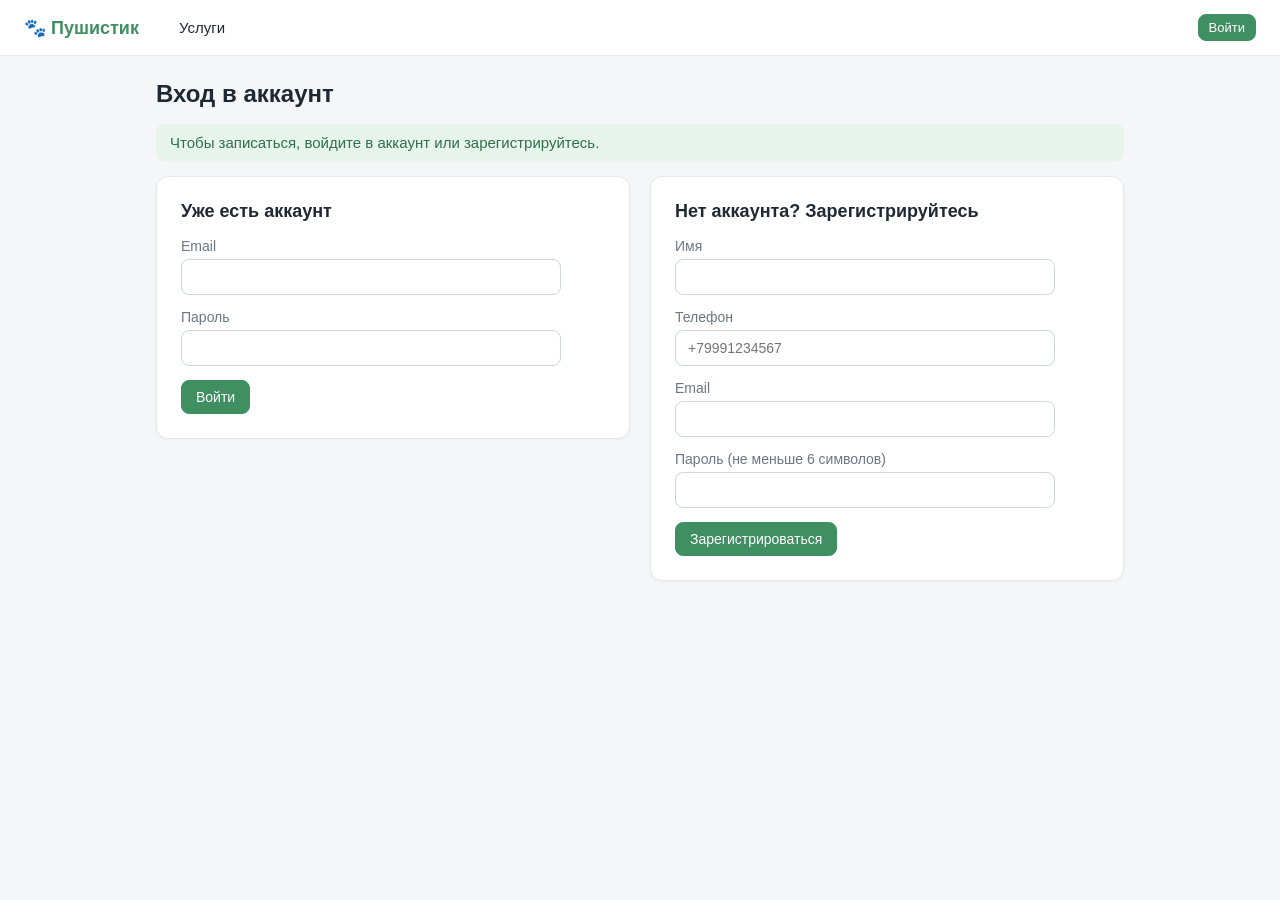
<file: frontend/book.html>
<!DOCTYPE html>
<html lang="ru">
<head>
  <meta charset="UTF-8">
  <meta name="viewport" content="width=device-width, initial-scale=1">
  <title>Записаться</title>
  <link rel="stylesheet" href="style.css">
</head>
<body>
  <div id="menu"></div>

  <div class="page">
    <h2>Запись на груминг</h2>
    <div class="box" id="form">
      <label class="field">Питомец <select id="pet"></select></label>
      <label class="field">Услуга <select id="service"></select></label>
      <div class="price-info" id="serviceInfo"></div>
      <label class="field">Дата <input type="date" id="date"></label>
      <div class="hint">Свободное время:</div>
      <div id="slots" class="hint">Выберите дату</div>
      <label class="field">Комментарий для мастера <textarea id="comment" rows="3"></textarea></label>
      <button class="primary" id="bookBtn">Записаться</button>
      <p id="msg" class="msg"></p>
    </div>
  </div>

  <script src="common.js"></script>
  <script>
    initPage();
    let services = [];
    let selectedTime = null;

    async function start() {
      let pets;
      try {
        pets = await api('GET', '/pets');
        services = (await api('GET', '/services')).filter(s => s.is_active);
      } catch (err) {
        showMsg('msg', err.message, true);
        return;
      }
      if (pets.length === 0) {
        // после добавления питомца вернём пользователя сюда же, с той же услугой
        const back = encodeURIComponent('book.html' + location.search);
        document.getElementById('form').outerHTML = emptyBlock('Чтобы записаться, сначала <a href="pets.html?next=' + back + '">добавьте питомца</a>.');
        return;
      }
      document.getElementById('pet').innerHTML = pets.map(p => '<option value="' + p.id + '">' + esc(p.name) + '</option>').join('');
      document.getElementById('service').innerHTML = services.map(s => '<option value="' + s.id + '">' + esc(s.title) + '</option>').join('');

      const today = new Date().toISOString().slice(0, 10);
      document.getElementById('date').min = today;
      document.getElementById('date').value = today;
      // услуга, выбранная на главной странице
      const chosen = new URLSearchParams(location.search).get('service');
      if (chosen && services.some(s => s.id == chosen)) {
        document.getElementById('service').value = chosen;
      }

      showServiceInfo();
      loadSlots();
    }

    function showServiceInfo() {
      const s = services.find(x => x.id == document.getElementById('service').value);
      document.getElementById('serviceInfo').textContent = s ? s.description + ' · ' + s.price + ' руб. · ' + s.duration + ' мин' : '';
    }

    async function loadSlots() {
      selectedTime = null;
      const date = document.getElementById('date').value;
      const serviceId = document.getElementById('service').value;
      const div = document.getElementById('slots');
      if (!date) {
        div.textContent = 'Выберите дату';
        return;
      }
      div.textContent = 'Загрузка...';
      try {
        const slots = await api('GET', '/slots?date=' + date + '&service_id=' + serviceId);
        if (slots.length === 0) {
          div.textContent = 'На этот день свободного времени нет';
          return;
        }
        div.innerHTML = slots.map(t => '<button class="slot" onclick="selectTime(this, \'' + t + '\')">' + t + '</button>').join('');
      } catch (err) {
        div.textContent = err.message;
      }
    }

    function selectTime(btn, t) {
      document.querySelectorAll('.slot').forEach(b => b.classList.remove('selected'));
      btn.classList.add('selected');
      selectedTime = t;
    }

    document.getElementById('service').onchange = function () { showServiceInfo(); loadSlots(); };
    document.getElementById('date').onchange = loadSlots;

    document.getElementById('bookBtn').onclick = async function () {
      if (!selectedTime) {
        showMsg('msg', 'Выберите время', true);
        return;
      }
      try {
        await api('POST', '/appointments', {
          pet_id: Number(document.getElementById('pet').value),
          service_id: Number(document.getElementById('service').value),
          start_at: document.getElementById('date').value + 'T' + selectedTime,
          comment: document.getElementById('comment').value
        });
        alert('Вы записаны!');
        location.href = 'my.html';
      } catch (err) {
        showMsg('msg', err.message, true);
        loadSlots();
      }
    };

    start();
  </script>
</body>
</html>
</file>
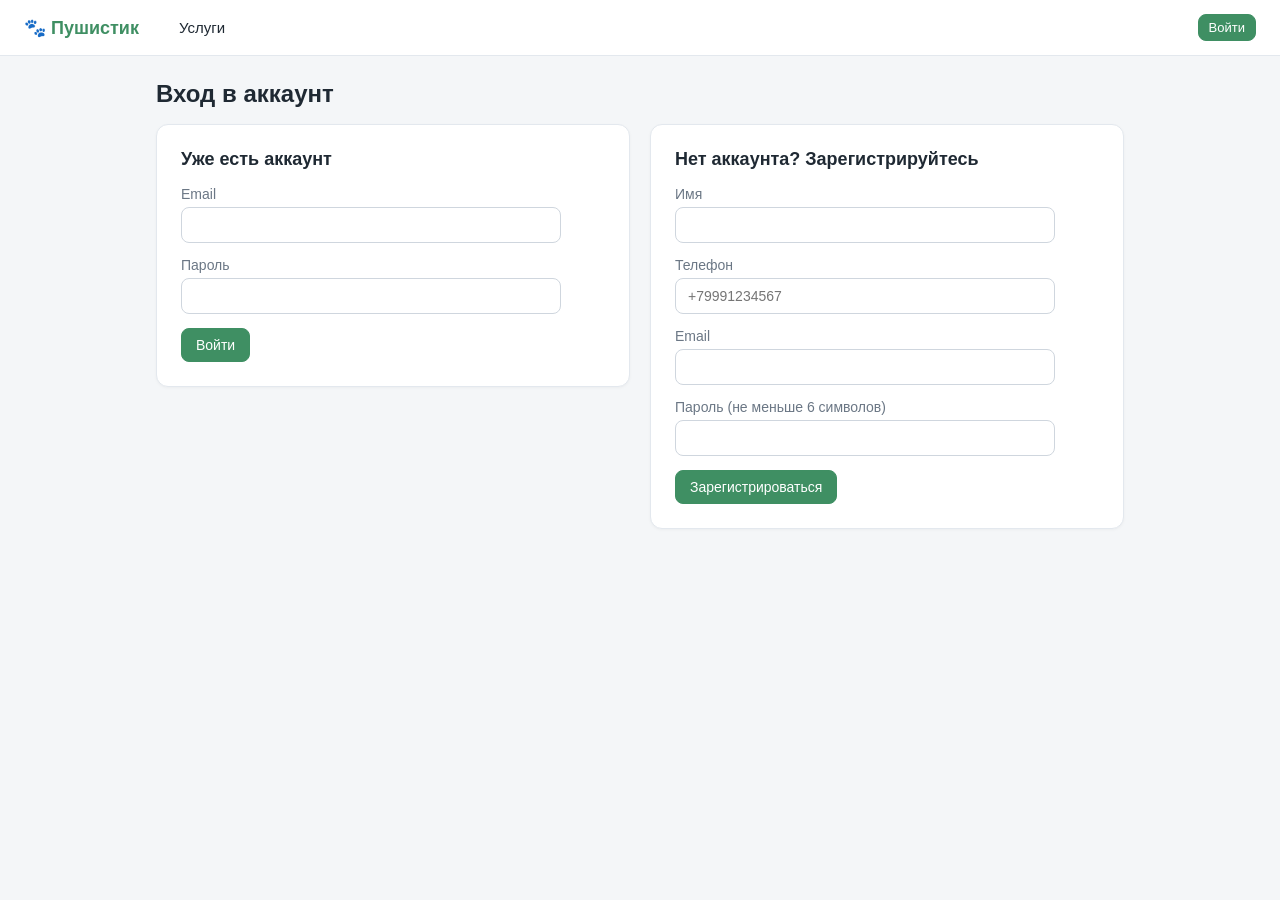
<file: frontend/login.html>
<!DOCTYPE html>
<html lang="ru">
<head>
  <meta charset="UTF-8">
  <meta name="viewport" content="width=device-width, initial-scale=1">
  <title>Вход - Груминг-салон</title>
  <link rel="stylesheet" href="style.css">
</head>
<body>
  <div id="menu"></div>

  <div class="page">
    <h2>Вход в аккаунт</h2>
    <p id="nextHint" class="msg ok"></p>

    <div class="grid2">
      <div class="box">
        <h3>Уже есть аккаунт</h3>
        <form id="loginForm">
          <label class="field">Email <input name="email" type="email" required></label>
          <label class="field">Пароль <input name="password" type="password" required></label>
          <button type="submit">Войти</button>
        </form>
        <p id="loginMsg" class="msg"></p>
      </div>

      <div class="box">
        <h3>Нет аккаунта? Зарегистрируйтесь</h3>
        <form id="regForm">
          <label class="field">Имя <input name="name" required></label>
          <label class="field">Телефон <input name="phone" placeholder="+79991234567" required></label>
          <label class="field">Email <input name="email" type="email" required></label>
          <label class="field">Пароль (не меньше 6 символов) <input name="password" type="password" minlength="6" required></label>
          <button type="submit">Зарегистрироваться</button>
        </form>
        <p id="regMsg" class="msg"></p>
      </div>
    </div>
  </div>

  <script src="common.js"></script>
  <script>
    initPage(false, true);
    const next = getNext();

    if (next) {
      document.getElementById('nextHint').textContent = 'Чтобы записаться, войдите в аккаунт или зарегистрируйтесь.';
    }

    function goAfterLogin(user) {
      if (user.role === 'admin') {
        location.href = 'admin.html';
      } else {
        location.href = next || 'index.html';
      }
    }

    // уже вошёл - здесь делать нечего
    if (getUser()) goAfterLogin(getUser());

    function afterLogin(data) {
      localStorage.setItem('token', data.token);
      localStorage.setItem('user', JSON.stringify(data.user));
      goAfterLogin(data.user);
    }

    document.getElementById('loginForm').onsubmit = async function (e) {
      e.preventDefault();
      showMsg('loginMsg', 'Загрузка...');
      try {
        afterLogin(await api('POST', '/auth/login', Object.fromEntries(new FormData(this))));
      } catch (err) {
        showMsg('loginMsg', err.message, true);
      }
    };

    document.getElementById('regForm').onsubmit = async function (e) {
      e.preventDefault();
      showMsg('regMsg', 'Загрузка...');
      try {
        afterLogin(await api('POST', '/auth/register', Object.fromEntries(new FormData(this))));
      } catch (err) {
        showMsg('regMsg', err.message, true);
      }
    };
  </script>
</body>
</html>
</file>
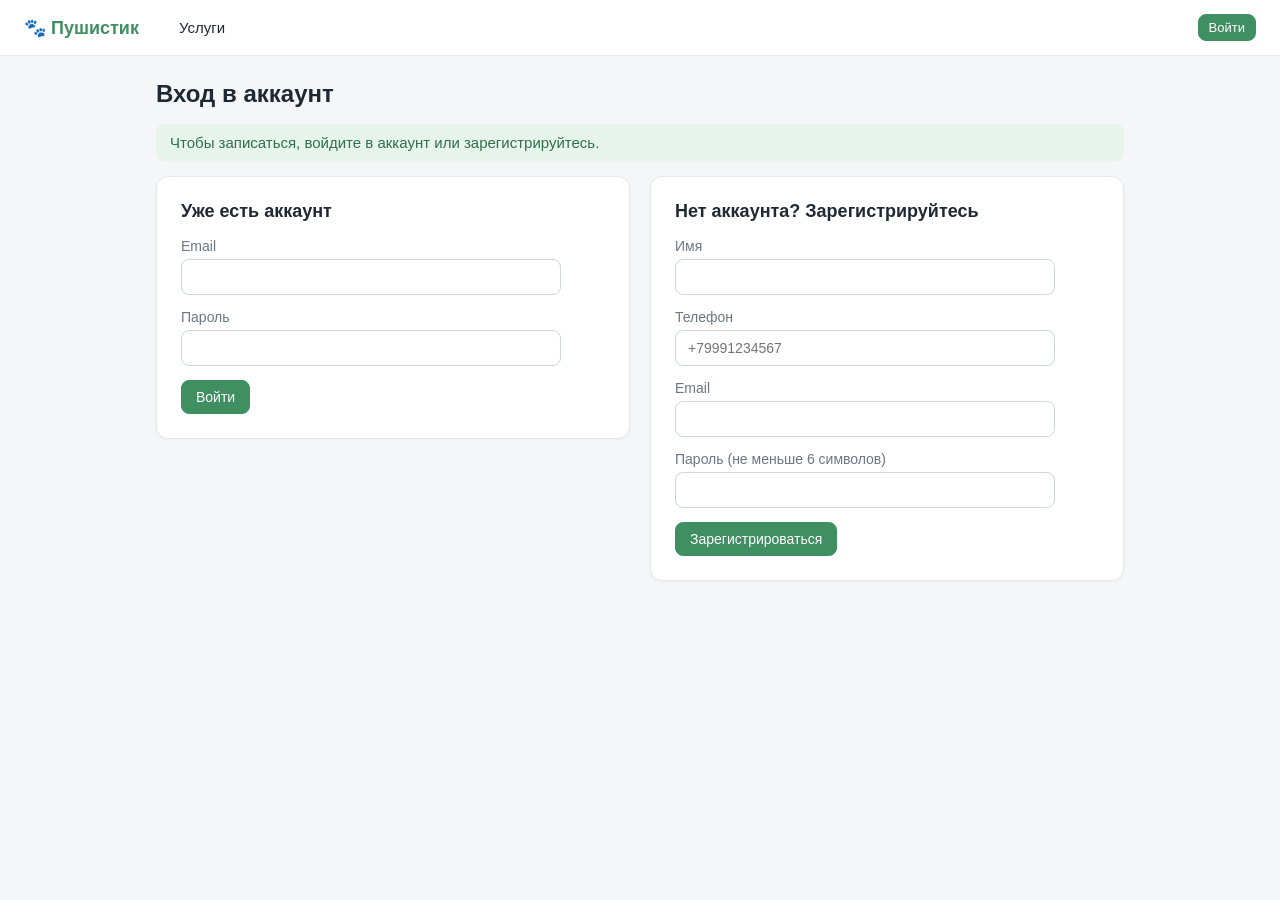
<file: frontend/my.html>
<!DOCTYPE html>
<html lang="ru">
<head>
  <meta charset="UTF-8">
  <meta name="viewport" content="width=device-width, initial-scale=1">
  <title>Мои записи</title>
  <link rel="stylesheet" href="style.css">
</head>
<body>
  <div id="menu"></div>

  <div class="page">
    <h2>Мои записи</h2>
    <p id="msg" class="msg"></p>
    <div id="list" class="hint">Загрузка...</div>
  </div>

  <script src="common.js"></script>
  <script>
    initPage();

    async function load() {
      let rows;
      try {
        rows = await api('GET', '/appointments');
      } catch (err) {
        document.getElementById('list').textContent = err.message;
        return;
      }
      if (rows.length === 0) {
        document.getElementById('list').innerHTML = emptyBlock('Записей пока нет. <a href="index.html">Выбрать услугу</a>');
        return;
      }
      let html = '<table><tr><th>Дата и время</th><th>Питомец</th><th>Услуга</th><th>Цена</th><th>Статус</th><th></th></tr>';
      for (const a of rows) {
        html += '<tr><td><b>' + formatDate(a.start_at) + '</b></td><td>' + esc(a.pet_name) + '</td><td>' + esc(a.service_title) +
          '</td><td>' + a.price + ' руб.</td><td>' + statusBadge(a.status) + '</td><td class="actions">' +
          (a.status === 'booked' ? '<button class="small danger" onclick="cancel(' + a.id + ')">Отменить</button>' : '') + '</td></tr>';
      }
      document.getElementById('list').innerHTML = html + '</table>';
    }

    async function cancel(id) {
      if (!confirm('Отменить запись?')) return;
      try {
        await api('POST', '/appointments/' + id + '/cancel');
        showMsg('msg', 'Запись отменена');
        load();
      } catch (err) {
        showMsg('msg', err.message, true);
      }
    }

    load();
  </script>
</body>
</html>
</file>
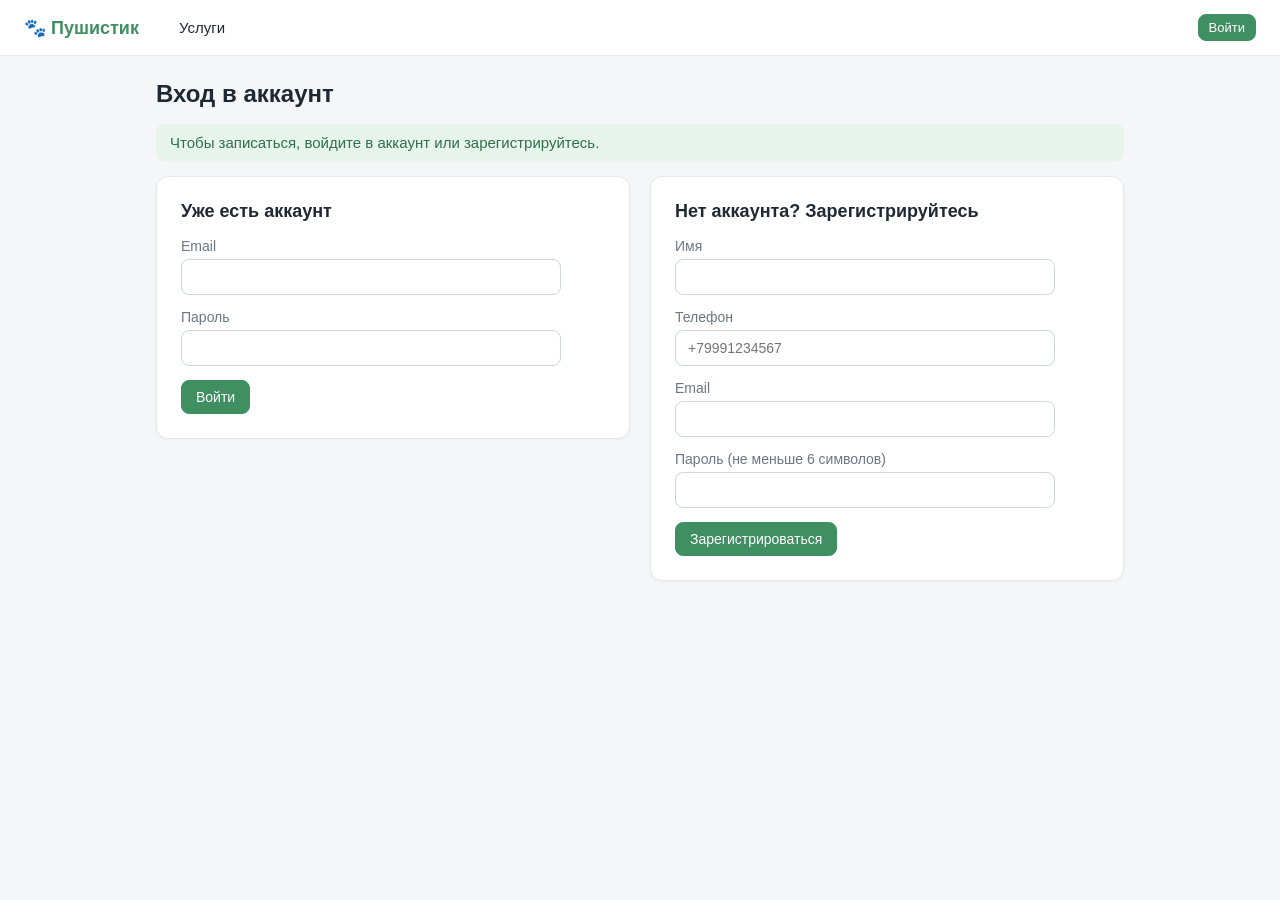
<file: frontend/pets.html>
<!DOCTYPE html>
<html lang="ru">
<head>
  <meta charset="UTF-8">
  <meta name="viewport" content="width=device-width, initial-scale=1">
  <title>Мои питомцы</title>
  <link rel="stylesheet" href="style.css">
</head>
<body>
  <div id="menu"></div>

  <div class="page">
    <h2>Мои питомцы</h2>
    <div id="list" class="hint">Загрузка...</div>

    <div class="box">
      <h3 id="formTitle">Добавить питомца</h3>
      <form id="petForm">
        <label class="field">Кличка <input name="name" required></label>
        <label class="field">Вид
          <select name="species">
            <option>собака</option>
            <option>кошка</option>
            <option>другое</option>
          </select>
        </label>
        <label class="field">Порода <input name="breed"></label>
        <label class="field">Вес, кг <input name="weight" type="number" step="0.1" min="0.1" max="100" required></label>
        <button type="submit">Сохранить</button>
        <button type="button" onclick="resetForm()">Очистить</button>
      </form>
      <p id="msg" class="msg"></p>
    </div>
  </div>

  <script src="common.js"></script>
  <script>
    initPage();
    let pets = [];
    let editId = null;
    const ICON = { 'собака': '🐶', 'кошка': '🐱', 'другое': '🐾' };

    async function load() {
      try {
        pets = await api('GET', '/pets');
      } catch (err) {
        document.getElementById('list').textContent = err.message;
        return;
      }
      if (pets.length === 0) {
        document.getElementById('list').innerHTML = emptyBlock('У вас пока нет питомцев. Добавьте первого ниже.');
        return;
      }
      let html = '<table><tr><th>Кличка</th><th>Вид</th><th>Порода</th><th>Вес</th><th></th></tr>';
      for (const p of pets) {
        html += '<tr><td><b>' + ICON[p.species] + ' ' + esc(p.name) + '</b></td><td>' + p.species + '</td><td>' + esc(p.breed) +
          '</td><td>' + p.weight + ' кг</td><td class="actions">' +
          '<button class="small" onclick="edit(' + p.id + ')">Изменить</button> ' +
          '<button class="small danger" onclick="removePet(' + p.id + ')">Удалить</button></td></tr>';
      }
      document.getElementById('list').innerHTML = html + '</table>';
    }

    function edit(id) {
      const p = pets.find(x => x.id === id);
      const form = document.getElementById('petForm');
      form.name.value = p.name;
      form.species.value = p.species;
      form.breed.value = p.breed;
      form.weight.value = p.weight;
      editId = id;
      document.getElementById('formTitle').textContent = 'Изменить питомца: ' + p.name;
    }

    function resetForm() {
      document.getElementById('petForm').reset();
      editId = null;
      document.getElementById('formTitle').textContent = 'Добавить питомца';
    }

    async function removePet(id) {
      if (!confirm('Удалить питомца?')) return;
      try {
        await api('DELETE', '/pets/' + id);
        showMsg('msg', 'Питомец удалён');
        load();
      } catch (err) {
        showMsg('msg', err.message, true);
      }
    }

    document.getElementById('petForm').onsubmit = async function (e) {
      e.preventDefault();
      const data = Object.fromEntries(new FormData(this));
      data.weight = Number(data.weight);
      try {
        if (editId) {
          await api('PUT', '/pets/' + editId, data);
        } else {
          await api('POST', '/pets', data);
          // пришли со страницы записи - возвращаемся туда
          if (getNext()) {
            location.href = getNext();
            return;
          }
        }
        showMsg('msg', 'Сохранено');
        resetForm();
        load();
      } catch (err) {
        showMsg('msg', err.message, true);
      }
    };

    load();
  </script>
</body>
</html>
</file>
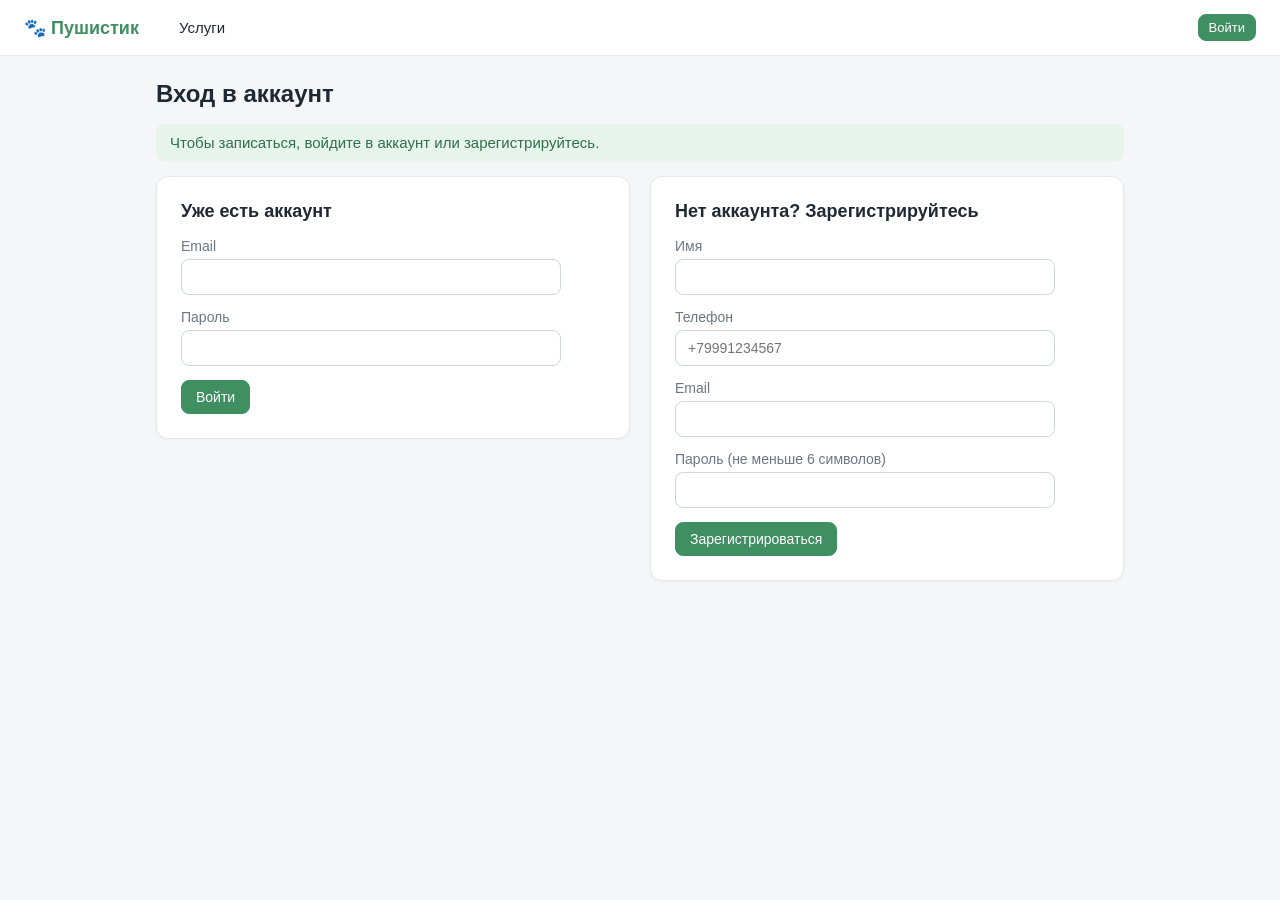
<file: frontend/services.html>
<!DOCTYPE html>
<html lang="ru">
<head>
  <meta charset="UTF-8">
  <meta name="viewport" content="width=device-width, initial-scale=1">
  <title>Услуги</title>
  <link rel="stylesheet" href="style.css">
</head>
<body>
  <div id="menu"></div>

  <div class="page">
    <h2>Услуги салона</h2>
    <div id="list" class="hint">Загрузка...</div>

    <div class="box">
      <h3 id="formTitle">Новая услуга</h3>
      <form id="serviceForm">
        <label class="field">Название <input name="title" required></label>
        <label class="field">Описание <textarea name="description" rows="2"></textarea></label>
        <label class="field">Цена, руб. <input name="price" type="number" min="1" required></label>
        <label class="field">Длительность, мин (кратно 30) <input name="duration" type="number" min="30" step="30" value="60" required></label>
        <label class="field"><input type="checkbox" name="is_active" checked> Доступна для записи</label>
        <button type="submit">Сохранить</button>
        <button type="button" onclick="resetForm()">Очистить</button>
      </form>
      <p id="msg" class="msg"></p>
    </div>
  </div>

  <script src="common.js"></script>
  <script>
    initPage(true);
    let services = [];
    let editId = null;

    async function load() {
      try {
        services = await api('GET', '/services');
      } catch (err) {
        document.getElementById('list').textContent = err.message;
        return;
      }
      if (services.length === 0) {
        document.getElementById('list').innerHTML = emptyBlock('Услуг пока нет');
        return;
      }
      let html = '<table><tr><th>Название</th><th>Описание</th><th>Цена</th><th>Длительность</th><th>Статус</th><th></th></tr>';
      for (const s of services) {
        html += '<tr><td><b>' + esc(s.title) + '</b></td><td class="hint">' + esc(s.description) + '</td><td>' + s.price + ' руб.</td><td>' +
          s.duration + ' мин</td><td>' +
          (s.is_active ? '<span class="badge done">Доступна</span>' : '<span class="badge cancelled">Отключена</span>') +
          '</td><td class="actions">' +
          '<button class="small" onclick="edit(' + s.id + ')">Изменить</button> ' +
          '<button class="small danger" onclick="removeService(' + s.id + ')">Удалить</button></td></tr>';
      }
      document.getElementById('list').innerHTML = html + '</table>';
    }

    function edit(id) {
      const s = services.find(x => x.id === id);
      const form = document.getElementById('serviceForm');
      form.title.value = s.title;
      form.description.value = s.description;
      form.price.value = s.price;
      form.duration.value = s.duration;
      form.is_active.checked = s.is_active;
      editId = id;
      document.getElementById('formTitle').textContent = 'Изменить услугу';
    }

    function resetForm() {
      document.getElementById('serviceForm').reset();
      editId = null;
      document.getElementById('formTitle').textContent = 'Новая услуга';
    }

    async function removeService(id) {
      if (!confirm('Удалить услугу?')) return;
      try {
        await api('DELETE', '/services/' + id);
        showMsg('msg', 'Услуга удалена');
        load();
      } catch (err) {
        showMsg('msg', err.message, true);
      }
    }

    document.getElementById('serviceForm').onsubmit = async function (e) {
      e.preventDefault();
      const data = {
        title: this.title.value,
        description: this.description.value,
        price: Number(this.price.value),
        duration: Number(this.duration.value),
        is_active: this.is_active.checked
      };
      try {
        if (editId) {
          await api('PUT', '/services/' + editId, data);
        } else {
          await api('POST', '/services', data);
        }
        showMsg('msg', 'Сохранено');
        resetForm();
        load();
      } catch (err) {
        showMsg('msg', err.message, true);
      }
    };

    load();
  </script>
</body>
</html>
</file>
<file: frontend/style.css>
:root {
  --green: #3f8f63;
  --green-dark: #2f6f4c;
  --green-light: #e7f4ec;
  --red: #d64545;
  --text: #1f2933;
  --muted: #6b7785;
  --border: #e3e8ee;
  --bg: #f4f6f8;
}

* {
  box-sizing: border-box;
}

body {
  margin: 0;
  font-family: -apple-system, "Segoe UI", Roboto, Arial, sans-serif;
  font-size: 15px;
  color: var(--text);
  background: var(--bg);
}

.page {
  max-width: 1000px;
  margin: 0 auto;
  padding: 24px 16px 40px;
}

h2 {
  margin: 0 0 16px;
  font-size: 24px;
}

h3 {
  margin: 0 0 16px;
  font-size: 18px;
}

/* ---------- шапка ---------- */

#menu {
  display: flex;
  align-items: center;
  gap: 6px;
  padding: 12px 24px;
  background: white;
  border-bottom: 1px solid var(--border);
}

#menu .logo {
  margin-right: 20px;
  font-size: 18px;
  font-weight: bold;
  color: var(--green);
  text-decoration: none;
}

#menu a.link {
  padding: 7px 14px;
  border-radius: 8px;
  color: var(--text);
  text-decoration: none;
}

#menu a.link:hover {
  background: var(--bg);
}

#menu a.link.active {
  background: var(--green-light);
  color: var(--green-dark);
  font-weight: 600;
}

#menu .user {
  margin-left: auto;
  color: var(--muted);
}

/* ---------- карточки ---------- */

.box {
  background: white;
  border: 1px solid var(--border);
  border-radius: 12px;
  padding: 24px;
  margin-bottom: 20px;
  box-shadow: 0 1px 3px rgba(0, 0, 0, 0.04);
}

.grid2 {
  display: grid;
  grid-template-columns: 1fr 1fr;
  gap: 20px;
  align-items: start;
}

.cards {
  display: grid;
  grid-template-columns: repeat(auto-fill, minmax(280px, 1fr));
  gap: 20px;
}

.card {
  display: flex;
  flex-direction: column;
  margin-bottom: 0;
}

.card h3 {
  margin-bottom: 8px;
}

.card p {
  flex: 1;
  margin: 0 0 16px;
}

.card-bottom {
  display: flex;
  justify-content: space-between;
  align-items: baseline;
  margin-bottom: 16px;
}

.price {
  font-size: 22px;
  font-weight: bold;
  color: var(--green-dark);
}

.hero {
  text-align: center;
  margin: 20px 0 30px;
}

.hero h1 {
  margin: 0 0 8px;
  font-size: 32px;
}

.hero p {
  margin: 0;
  color: var(--muted);
}

.hint {
  color: var(--muted);
}

/* ---------- формы ---------- */

label.field {
  display: block;
  margin-bottom: 14px;
  font-size: 14px;
  color: var(--muted);
}

input, select, textarea {
  display: block;
  width: 100%;
  max-width: 380px;
  margin-top: 5px;
  padding: 9px 12px;
  font: inherit;
  color: var(--text);
  background: white;
  border: 1px solid #cfd6de;
  border-radius: 8px;
}

input:focus, select:focus, textarea:focus {
  outline: none;
  border-color: var(--green);
  box-shadow: 0 0 0 3px var(--green-light);
}

input[type="checkbox"] {
  display: inline;
  width: auto;
  margin: 0 6px 0 0;
}

/* ---------- кнопки ---------- */

button {
  padding: 8px 14px;
  font: inherit;
  font-size: 14px;
  color: var(--text);
  background: white;
  border: 1px solid #cfd6de;
  border-radius: 8px;
  cursor: pointer;
}

button:hover {
  background: var(--bg);
}

button.primary, button[type="submit"] {
  color: white;
  background: var(--green);
  border-color: var(--green);
}

button.primary:hover, button[type="submit"]:hover {
  background: var(--green-dark);
}

button.danger {
  color: var(--red);
  border-color: #f0c4c4;
}

button.danger:hover {
  background: #fdf0f0;
}

button.small {
  padding: 5px 10px;
  font-size: 13px;
}

/* ---------- таблицы ---------- */

table {
  width: 100%;
  border-collapse: separate;
  border-spacing: 0;
  margin-bottom: 20px;
  background: white;
  border: 1px solid var(--border);
  border-radius: 12px;
  overflow: hidden;
}

th, td {
  padding: 12px 14px;
  text-align: left;
  border-bottom: 1px solid var(--border);
}

th {
  font-size: 12px;
  font-weight: 600;
  text-transform: uppercase;
  color: var(--muted);
  background: #fafbfc;
}

tr:last-child td {
  border-bottom: none;
}

tr:hover td {
  background: #fafbfc;
}

td select {
  width: auto;
  margin: 0;
  padding: 5px 8px;
}

td.actions {
  white-space: nowrap;
  text-align: right;
}

/* ---------- статусы ---------- */

.badge {
  display: inline-block;
  padding: 3px 10px;
  font-size: 13px;
  border-radius: 20px;
}

.badge.booked {
  color: #1d5fa8;
  background: #e6f0fb;
}

.badge.done {
  color: var(--green-dark);
  background: var(--green-light);
}

.badge.cancelled {
  color: var(--muted);
  background: #eef0f2;
}

/* ---------- сообщения ---------- */

.msg {
  padding: 10px 14px;
  border-radius: 8px;
}

.msg:empty {
  display: none;
}

.msg.error {
  color: #a12d2d;
  background: #fdf0f0;
}

.msg.ok {
  color: var(--green-dark);
  background: var(--green-light);
}

a {
  color: var(--green);
}

.empty {
  padding: 30px;
  text-align: center;
  color: var(--muted);
  background: white;
  border: 1px dashed #cfd6de;
  border-radius: 12px;
  margin-bottom: 20px;
}

/* ---------- время для записи ---------- */

#slots {
  display: flex;
  flex-wrap: wrap;
  gap: 8px;
  margin: 8px 0 18px;
}

.slot.selected {
  color: white;
  background: var(--green);
  border-color: var(--green);
}

.price-info {
  margin: -4px 0 14px;
  padding: 10px 14px;
  font-size: 14px;
  color: var(--green-dark);
  background: var(--green-light);
  border-radius: 8px;
  max-width: 380px;
}

/* ---------- телефоны ---------- */

@media (max-width: 700px) {
  .grid2 {
    grid-template-columns: 1fr;
  }

  #menu {
    flex-wrap: wrap;
  }

  table {
    display: block;
    overflow-x: auto;
  }
}
</file>
